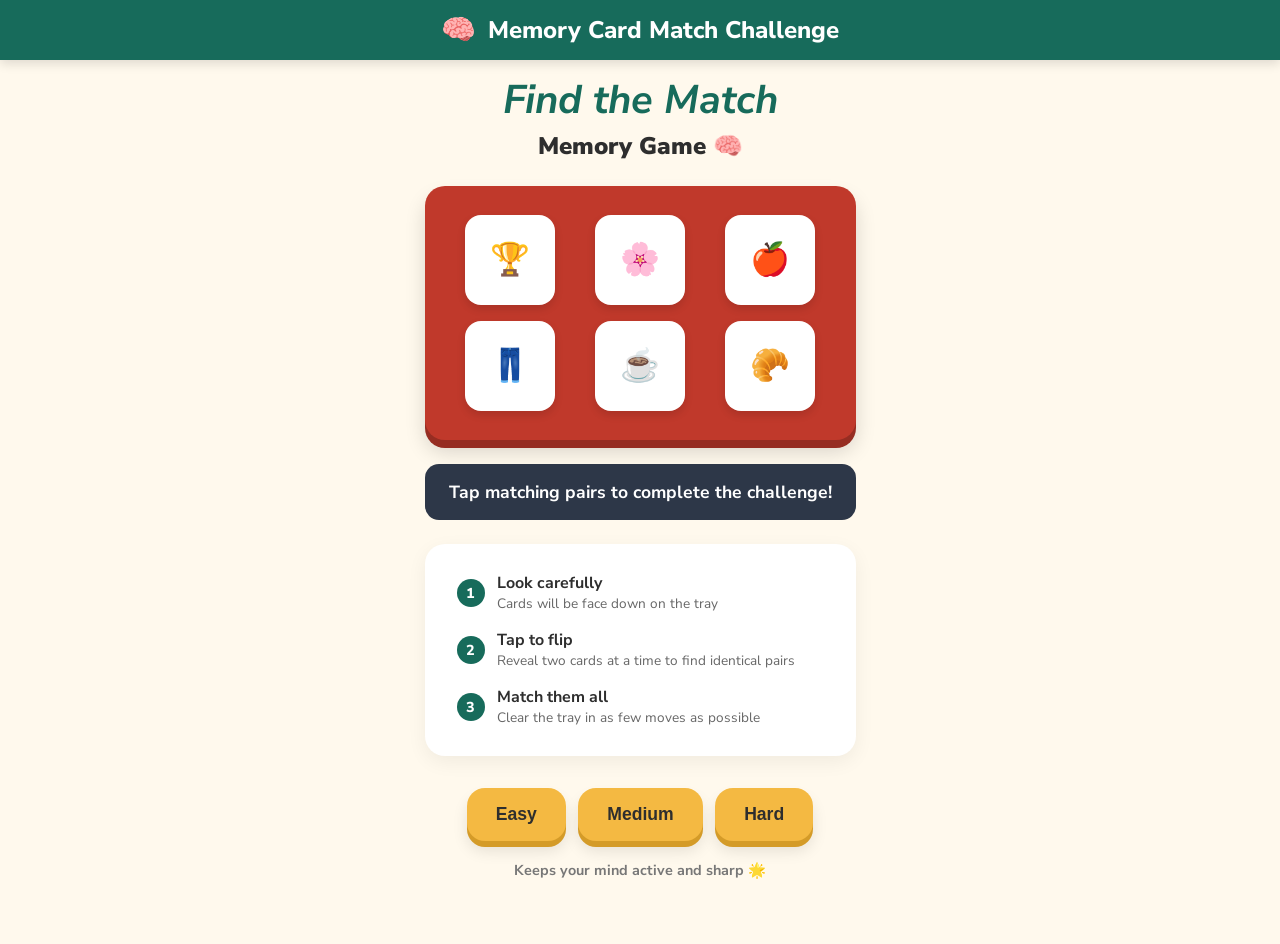
<file: index.html>
<!DOCTYPE html>
<html lang="en">
<head>
    <meta charset="UTF-8">
    <meta name="viewport" content="width=device-width, initial-scale=1.0">
    <title>Memory Card Match Challenge</title>

    <link rel="preconnect" href="https://fonts.googleapis.com">
    <link rel="preconnect" href="https://fonts.gstatic.com" crossorigin>
    <link href="https://fonts.googleapis.com/css2?family=Nunito+Sans:wght@400;600;700;800&display=swap" rel="stylesheet">
    <link rel="stylesheet" href="style.css">
</head>
<body>
   <header>
        <div class="header-inner">
            <span class="header-icon">🧠</span>
            <h1>Memory Card Match Challenge</h1>
        </div>
    </header>

    <!-- Start / Instruction Screen -->
    <div id="startScreen" class="screen-container">
        <h2 class="title-primary"><strong>Find the Match</strong></h2>
        <p class="title-secondary">Memory Game 🧠</p>

        <!-- Preview Card Box -->
        <div class="preview-tray">
            <div class="mini-card">🏆</div>
            <div class="mini-card">🌸</div>
            <div class="mini-card">🍎</div>
            <div class="mini-card">👖</div>
            <div class="mini-card">☕</div>
            <div class="mini-card">🥐</div>
        </div>

        <div class="info-dark-banner">
            Tap matching pairs to complete the challenge!
        </div>

        <!-- Instructions Card -->
        <div class="instructions-card">
            <div class="step">
                <span class="step-num">1</span>
                <div>
                    <strong>Look carefully</strong>
                    <p>Cards will be face down on the tray</p>
                </div>
            </div>
            <div class="step">
                <span class="step-num">2</span>
                <div>
                    <strong>Tap to flip</strong>
                    <p>Reveal two cards at a time to find identical pairs</p>
                </div>
            </div>
            <div class="step">
                <span class="step-num">3</span>
                <div>
                    <strong>Match them all</strong>
                    <p>Clear the tray in as few moves as possible</p>
                </div>
            </div>
        </div>

        <!-- Start Button -->
        <div class="difficulty-row">
       <button type="button" class="start-btn diff-btn" onclick="startGame('easy')">Easy</button>

       <button type="button" class="start-btn diff-btn" onclick="startGame('medium')">Medium</button>

       <button type="button" class="start-btn diff-btn" onclick="startGame('hard')">Hard</button>
    </div>
        <p class="tagline">Keeps your mind active and sharp 🌟</p>
    </div>

    <!-- Main Game Screen (Hidden initially) -->
    <div id="gameScreen" class="app-container" style="display: none;">
        <div class="instruction-banner">
            Tap two cards to find matching pairs <span id="flip-count" class="flip-badge">| Moves: 0</span>
        </div>
        
        <main class="game-board" id="board"></main>

        <button type="button" class="restart-btn" onclick="showStartScreen()">Back to Menu</button>
    </div>

    <!-- Victory Modal -->
    <div id="successModal" class="modal-overlay">
        <div class="modal-card">
            <div class="star-badge">⭐ ⭐ ⭐</div>
            <h2>Wonderful Job!</h2>
            <p>You matched all the pairs perfectly! Your memory is shining bright today.</p>
            <button type="button" class="play-again-btn" onclick="startGame()">Play Again</button>
        </div>
    </div>

    <script src="script.js"></script>
</body>
</html>
</file>
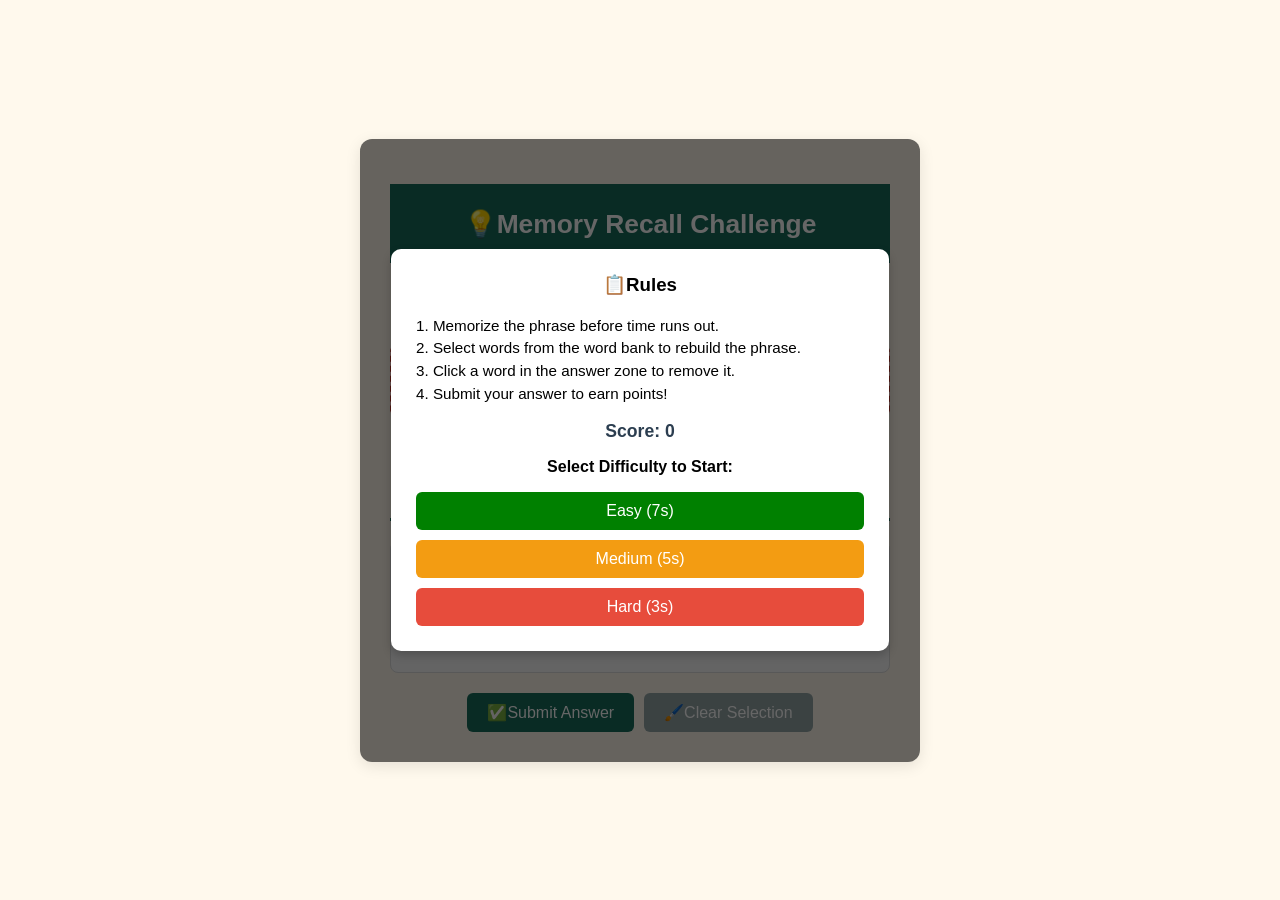
<file: index2.html>
<!DOCTYPE html>
<html lang="en">
<head>
  <meta charset="UTF-8">
  <meta name="viewport" content="width=device-width, initial-scale=1.0">
  <link rel="stylesheet" href="style2.css" >
  <title> Phrase Recall Game</title>
</head>

<body>
  <div class="game-container">
    <div class="modal-overlay active" id="start-screen">
      <div class="modal-content">
        <h3> 📋Rules</h3>
        <p style="text-align: left; font-size: 0.95rem; line-height: 1.5;">
          1. Memorize the phrase before time runs out.<br>
          2. Select words from the word bank to rebuild the phrase.<br>
          3. Click a word in the answer zone to remove it.<br>
          4. Submit your answer to earn points!
        </p>
        <div class="score-board">Score: <span id="start-score">0</span></div>
        <p><strong>Select Difficulty to Start:</strong></p>
        <div class="difficulty-controls">
          <button class="action-btn level-btn easy-btn" data-level="easy">Easy (7s)</button>
          <button class="action-btn level-btn medium-btn" data-level="medium">Medium (5s)</button>
          <button class="action-btn level-btn hard-btn" data-level="hard">Hard (3s)</button>
        </div>
      </div>
    </div>
    <div class="header-bar"><h2> 💡Memory Recall Challenge</h2></div>
    <div class="score-board">Score: <span id="game-score">0</span></div>
    <div class="timer" id="timer">Memorize: 5s</div>
    
    <div class="display-box" id="phrase-display">Ready?</div>

    <div class="answer-zone" id="answer-zone"></div>

    <div class="word-bank" id="word-bank"></div>

    <div class="controls">
      <button class="action-btn submit-btn" id="submit-btn" disabled> ✅Submit Answer</button>
      <button class="action-btn reset-btn" id="reset-btn"> 🖌️Clear Selection</button>
    </div>

    <div class="modal-overlay" id="modal-overlay">
      <div class="modal-content">
        <h3 id="modal-title">Result</h3>
        <p id="modal-message"></p>
        <button class="action-btn submit-btn" id="modal-close-btn"> 🌟Next Level</button>
      </div>
    </div>
  </div>
  <script src="script2.js "></script>
</body>
</html>
</file>
<file: style.css>
* {
  margin: 0;
  padding: 0;
  box-sizing: border-box;
}

body {
  background-color: #FFF9ED;
  font-family: "Nunito Sans", sans-serif;
  color: #2E2E2E;
  margin: 0;
  padding: 0 0 2rem;
  display: flex;
  flex-direction: column;
  align-items: center;
  min-height: 100vh;
  box-sizing: border-box;

}

/* Container Screens */
.screen-container {
    max-width: 520px;
    margin: 0.8rem auto 2rem;
    padding: 0 1rem;
    text-align: center;
}

.title-primary {
    font-size: 2.5rem;
    font-weight: 900;
    color: #176B5B;
    font-style: italic;
    margin-bottom: 0;
    margin-top: 0;
}

.title-secondary {
    font-size: 1.5rem;
    font-weight: 900;
    color: #2E2E2E;
    margin-top: 0.2rem;
    margin-bottom: 1.5rem;
}

/* Red Toy Tray Box */
.preview-tray {
  width: 100%;
  box-sizing: border-box;
  background: #C0392B;
  border-radius: 20px;
  padding: 1.8rem;
  display: grid;
  grid-template-columns: repeat(3, 1fr);
  gap: 16px;
  box-shadow: 0 8px 0 #962D22, 0 12px 20px rgba(0, 0, 0, 0.15);
}

.mini-card {
  background: #FFFFFF;
  aspect-ratio: 1;
  width: 100%;
  max-width: 90px;
  margin: 0 auto;
  border-radius: 16px;
  display: flex;
  align-items: center;
  justify-content: center;
  font-size: 2rem;
  box-shadow: 0 4px 8px rgba(0, 0, 0, 0.12);
}

/* Dark Instruction Banner */
.info-dark-banner {
  width: 100%;
  box-sizing: border-box;
  background: #2D3748;
  color: #FFFFFF;
  padding: 1rem 1.5rem;
  border-radius: 14px;
  font-weight: 700;
  font-size: 1.1rem;
  margin: 1.5rem 0;
}

/* Instructions Card */
.instructions-card {
  width: 100%;
  box-sizing: border-box;
  background: #FFFFFF;
  border-radius: 20px;
  padding: 1.8rem 2rem;
  text-align: left;
  box-shadow: 0 6px 20px rgba(0, 0, 0, 0.06);
  margin-bottom: 2rem;
}

.step {
    display: flex;
    align-items: center;
    gap: 12px;
    margin-bottom: 1rem;
}

.step:last-child {
    margin-bottom: 0;
}

.step-num {
    background: #176B5B;
    color: #FFFFFF;
    width: 28px;
    height: 28px;
    border-radius: 50%;
    display: flex;
    align-items: center;
    justify-content: center;
    font-weight: 800;
    font-size: 0.9rem;
    flex-shrink: 0;
}

.step p {
    margin: 0;
    font-size: 0.85rem;
    color: #666;
}

/* Big Yellow Start Button */
.start-btn {
  background: #F4B942;
  color: #2E2E2E;
  border: none;
  border-radius: 18px;
  padding: 1.2rem 4rem;
  font-size: 1.6rem;
  font-weight: 800;
  cursor: pointer;
  box-shadow: 0 6px 0 #D49B28, 0 10px 15px rgba(0, 0, 0, 0.1);
  transition: transform 0.1s ease;
}

.start-btn:active {
  transform: translateY(4px);
  box-shadow: 0 2px 0 #D49B28;
}

.difficulty-row {
  display: flex;
  gap: 0.8rem;
  justify-content: center;
  flex-wrap: wrap;
}

.diff-btn {
  padding: 1rem 1.8rem;
  font-size: 1.1rem;
}

.tagline {
    font-weight: 700;
    color: #777;
    font-size: 0.9rem;
    margin-top: 1.2rem;
}

header {
  width: 100%;
  background-color: #176B5B;
  color: #FFFFFF;
  padding: 16px 0;
  margin: 0;
  box-sizing: border-box;
  position: sticky;
  top: 0;
  z-index: 10;
  box-shadow: 0 4px 10px rgba(0, 0, 0, 0.12);

}

.header-inner {
  max-width: 520px;
  margin: 0 auto;
  display: flex;
  align-items: center;
  justify-content: center;
  gap: 12px;
}

.header-icon {
  font-size: 28px;
  line-height: 1;
}

header h1{
  color: white;
  margin: 0;
  font-size: 24px;
  font-weight: 800;
  line-height: 1;
}

.app-header {
  width: 100%;
  background-color: #176553; 
  padding: 16px 0;
  margin: 0;
  text-align: center;
}

.game-board {
  display: grid;
  grid-template-columns: repeat(3, 1fr);
  gap: 1.25rem;
  width: 100%;
  max-width: 440px;
  margin: 0 auto; 
}

/* Card Styling*/
.memory-card {
  aspect-ratio: 1;
  width: 100%;
  background-color: #176B5B; 
  color: #FFFFFF;
  border: 4px solid #0D473C;
  border-radius: 20px;       
  font-size: 2.8rem;         
  font-weight: 800;
  cursor: pointer;
  display: flex;
  align-items: center;
  justify-content: center;
  box-shadow: 0 6px 12px rgba(23, 107, 91, 0.25);
  transition: transform 0.15s ease, background-color 0.2s ease, border-color 0.2s ease;
  user-select: none;
  -webkit-tap-highlight-color: transparent;
}

/* Active Press State*/
.memory-card:active {
  transform: scale(0.94);
}

/* Card Flipped State*/
.memory-card.flipped {
  background-color: #FFFFFF;
  color: #2E2E2E;
  border-color: #176B5B;
  box-shadow: 0 4px 8px rgba(0, 0, 0, 0.08);
}

.memory-card.matched {
  background-color: #F0FDF4; 
  border-color: #2E8B58;     
  color: #2E2E2E;
  box-shadow: 0 2px 6px rgba(46, 139, 88, 0.15);
}

.memory-card:hover {
  transform: translateY(-4px);
  box-shadow: 0 10px 18px rgba(23, 107, 91, 0.3); 
}

/* Ensure matched cards stay steady on hover */
.memory-card.matched:hover {
  transform: none;
  border-color: #2E8B58;
  box-shadow: 0 2px 6px rgba(46, 139, 88, 0.15);
}

/* Modal Overlay Background */
.modal-overlay {
  position: fixed !important;
  top: 0 !important;
  left: 0 !important;
  width: 100vw !important;
  height: 100vh !important;
  background-color: rgba(0, 0, 0, 0.5) !important;
  display: none; 
  align-items: center;
  justify-content: center;
  z-index: 99999 !important;
}

.modal-card {
  background-color: #FFF9ED;
  border: 3px solid #F4B942;
  border-radius: 24px;
  padding: 2rem 1.5rem;
  max-width: 340px;
  width: 85%;
  text-align: center;
  box-shadow: 0 12px 32px rgba(0, 0, 0, 0.25);
  animation: popIn 0.3s cubic-bezier(0.175, 0.885, 0.32, 1.275);
}

/* Modal Box */
.modal-content {
  background-color: #FFF9ED;
  border: 3px solid #F4B942;
  border-radius: 24px;
  padding: 2rem 1.5rem;
  max-width: 340px;
  width: 85%;
  text-align: center;
  box-shadow: 0 12px 32px rgba(0, 0, 0, 0.2);
  animation: popIn 0.3s cubic-bezier(0.175, 0.885, 0.32, 1.275);
}

.star-badge {
  font-size: 2rem;
  margin-bottom: 0.5rem;
}

.modal-card h2 {
  color: #176B5B;
  font-size: 1.6rem;
  margin: 0.5rem 0;
  font-weight: 800;
}

.modal-card p {
  color: #2E2E2E;
  font-size: 1.05rem;
  line-height: 1.4;
  margin-bottom: 1.5rem;
}

.play-again-btn {
  background-color: #176B5B;
  color: #FFFFFF;
  border: none;
  border-radius: 25px;
  padding: 0.85rem 2rem;
  font-size: 1.1rem;
  font-weight: 700;
  font-family: inherit;
  cursor: pointer;
  box-shadow: 0 4px 10px rgba(23, 107, 91, 0.2);
  transition: transform 0.2s ease;
}

.play-again-btn:active {
  transform: scale(0.95);
}

@keyframes popIn {
  0% { transform: scale(0.7); opacity: 0; }
  100% { transform: scale(1); opacity: 1; }
}

.app-container {
  width: calc(100% - 2rem);
  max-width: 520px;
  background-color: #FFF9ED; 
  border-radius: 24px;
  margin-top: 2rem;
  padding: 2rem 1.75rem;
  border: 2px solid #176B5B;
  box-shadow: 0 12px 28px rgba(23, 107, 91, 0.12); 
  display: flex;
  flex-direction: column;
  align-items: center;
  box-sizing: border-box;
}

.instruction-banner {
  background-color: #FFF3D6;
  border: 2px solid #F4B942;
  color: #2E2E2E;
  padding: 0.75rem 1rem;
  border-radius: 20px;
  font-size: 1.1rem;
  font-weight: 700;
  margin-bottom: 1.5rem;
  text-align: center;
  width: 100%;
}

.flip-badge {
  display: inline-block;
  margin-left: 0.5rem;
  color: #176B5B;
  font-weight: 800;
}

/* Accessible Reset Button */
.restart-btn {
  margin-top: 1.75rem;
  background-color: transparent;
  color: #176B5B;
  border: 2px solid #176B5B;
  border-radius: 25px;
  padding: 0.75rem 2rem;
  font-size: 1rem;
  font-weight: 700;
  font-family: inherit;
  cursor: pointer;
  transition: all 0.2s ease;
  -webkit-tap-highlight-color: transparent;
}

.restart-btn:hover {
  background-color: #176B5B;
  color: #FFFFFF;
}

.restart-btn:active {
  transform: scale(0.96);
}
</file>
<file: style2.css>
body {
      font-family: 'Segoe UI', Tahoma, Geneva, Verdana, sans-serif;
      background-color: #fff9ed;
      display: flex;
      justify-content: center;
      align-items: center;
      height: 100vh;
      margin: 0;
    }

    .header-bar{
      margin-top: 15px;
      height: 75px;
      color: white;
      background-color: #176b5b;
      font-size: 1.1rem;
      padding-top: 4px;
    }

    .game-container {
      position: relative;
      background: #fff9ed;
      padding: 30px;
      border-radius: 12px;
      box-shadow: 0 4px 15px rgba(0,0,0,0.1);
      width: 90%;
      max-width: 500px;
      text-align: center;
    }

    .timer {
      font-size: 1.2rem;
      font-weight: bold;
      color: #c0392b;
      margin-bottom: 15px;
      height: 25px;
    }

    .display-box {
      font-size: 1.3rem;
      font-weight: 600;
      min-height: 50px;
      background-color: #fec2bc;
      border: 2px dashed #c0392b;
      border-radius: 8px;
      display: flex;
      align-items: center;
      justify-content: center;
      margin-bottom: 20px;
      padding: 10px;
    }

    .answer-zone {
      min-height: 60px;
      border-bottom: 3px solid #176b5b;
      display: flex;
      flex-wrap: wrap;
      gap: 8px;
      padding: 10px;
      margin-bottom: 20px;
      align-items: center;
    }

    .word-bank {
      display: flex;
      flex-wrap: wrap;
      gap: 10px;
      justify-content: center;
      min-height: 100px;
      background: #fafafa;
      padding: 15px;
      border-radius: 8px;
      border: 1px solid #ddd;
    }

    .word-btn {
      background-color: #176b5b;
      color: white;
      border: none;
      padding: 8px 14px;
      border-radius: 6px;
      cursor: pointer;
      font-size: 1rem;
      transition: background 0.2s;
    }

    .word-btn:hover {
      background-color: #477d73;
    }

    .controls {
      margin-top: 20px;
      display: flex;
      gap: 10px;
      justify-content: center;
    }

    .action-btn {
      padding: 10px 20px;
      font-size: 1rem;
      border: none;
      border-radius: 6px;
      cursor: pointer;
      color: white;
    }

    .submit-btn { background-color: #176b5b; }
    .submit-btn:hover { background-color: #55937c; }
    
    .reset-btn { background-color: #95a5a6; }
    .reset-btn:hover { background-color: #7f8c8d; }

    /* Pop-up Modal Styles */
    .modal-overlay {
      position: absolute;
      top: 0;
      left: 0;
      width: 100%;
      height: 100%;
      background: rgba(0, 0, 0, 0.6);
      border-radius: 12px;
      display: none;
      justify-content: center;
      align-items: center;
      z-index: 10;
    }

    .modal-overlay.active {
      display: flex;
    }

    .modal-content {
      background: white;
      padding: 25px;
      border-radius: 10px;
      box-shadow: 0 4px 10px rgba(0, 0, 0, 0.2);
      text-align: center;
      width: 80%;
    }

    .modal-content h3 {
      margin-top: 0;
    }

    .score-board {
      font-size: 1.1rem;
      font-weight: bold;
      color: #2c3e50;
      margin: 10px 0;
    }

    /* Difficulty Level Buttons */
    .difficulty-controls {
      display: flex;
      flex-direction: column;
      gap: 10px;
      margin-top: 15px;
    }

    .level-btn {
      width: 100%;
      padding: 10px;
      font-size: 1rem;
    }

    .easy-btn { background-color: green; }
    .easy-btn:hover { background-color: #27ae60; }

    .medium-btn { background-color: #f39c12; }
    .medium-btn:hover { background-color: #fc9e60; }

    .hard-btn { background-color: #e74c3c; }
    .hard-btn:hover { background-color: #c0392b; }
</file>
